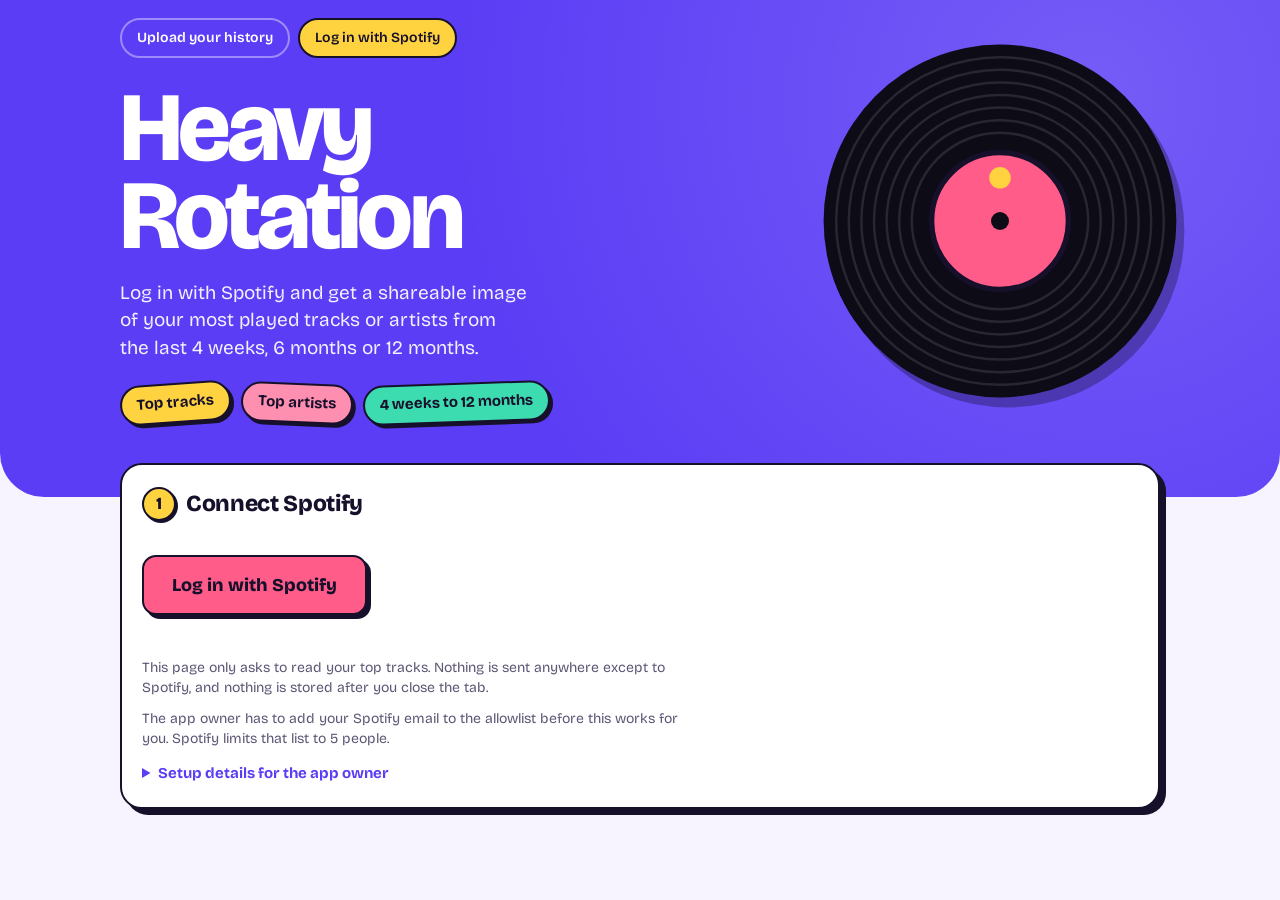
<file: api.html>
<!doctype html>
<html lang="en">
<head>
<meta charset="utf-8">
<meta name="viewport" content="width=device-width, initial-scale=1, viewport-fit=cover">
<title>Heavy Rotation: Spotify login</title>
<link rel="preconnect" href="https://fonts.googleapis.com">
<link rel="preconnect" href="https://fonts.gstatic.com" crossorigin>
<link href="https://fonts.googleapis.com/css2?family=Bricolage+Grotesque:wght@400;600;700;800&family=Fraunces:wght@400;700&family=Big+Shoulders+Display:wght@400;700&family=Fredoka:wght@400;700&family=Space+Mono:wght@400;700&family=DM+Serif+Display&family=Unbounded:wght@400;700&family=Bungee&family=Permanent+Marker&display=swap" rel="stylesheet">
<link rel="stylesheet" href="styles.css">
<script src="config.js"></script>
</head>
<body>
<header class="hero">
  <div class="hero-inner">
    <div class="hero-text">
      <nav class="nav" aria-label="Versions">
        <a href="index.html">Upload your history</a>
        <a href="api.html" aria-current="page">Log in with Spotify</a>
      </nav>
      <h1>Heavy<br>Rotation</h1>
      <p class="lede">Log in with Spotify and get a shareable image of your most played tracks or artists from the last 4 weeks, 6 months or 12 months.</p>
      <ul class="stickers" aria-label="What you can make"><li class="sticker">Top tracks</li><li class="sticker">Top artists</li><li class="sticker">4 weeks to 12 months</li></ul>
    </div>
    <div class="record-wrap" aria-hidden="true">
      <svg class="record" viewBox="0 0 200 200" aria-hidden="true">
        <circle cx="100" cy="100" r="98" fill="#0d0b16"/>
        <g fill="none" stroke="#ffffff" stroke-opacity=".11" stroke-width="1.4">
          <circle cx="100" cy="100" r="91"/><circle cx="100" cy="100" r="84"/><circle cx="100" cy="100" r="77"/>
          <circle cx="100" cy="100" r="70"/><circle cx="100" cy="100" r="63"/><circle cx="100" cy="100" r="56"/><circle cx="100" cy="100" r="49"/>
        </g>
        <circle cx="100" cy="100" r="38" fill="#ff5c8a"/>
        <circle cx="100" cy="100" r="38" fill="none" stroke="#17102b" stroke-width="3"/>
        <circle cx="100" cy="76" r="6" fill="#ffd23f"/>
        <circle cx="100" cy="100" r="5" fill="#0d0b16"/>
      </svg>
    </div>
  </div>
</header>
<main>

  <section class="block sleeve" id="login" aria-labelledby="h-login">
    <h2 id="h-login"><span class="num">1</span>Connect Spotify</h2>
    <button class="btn auto" id="loginBtn" type="button">Log in with Spotify</button>
    <p class="status" id="status" role="status" aria-live="polite"></p>
    <p class="note">This page only asks to read your top tracks. Nothing is sent anywhere except to Spotify, and nothing is stored after you close the tab.</p>
    <p class="note">The app owner has to add your Spotify email to the allowlist before this works for you. Spotify limits that list to 5 people.</p>
    <details>
      <summary>Setup details for the app owner</summary>
      <p class="note" style="margin-top:10px">Register this exact address as a Redirect URI in your Spotify developer app:</p>
      <p><code id="redir"></code></p>
    </details>
  </section>

  <div id="app" hidden>
    <section class="block" id="filters" aria-labelledby="h-range">
      <h2 id="h-range"><span class="num">2</span>Pick what to show</h2>
      <div class="chips" id="kinds" style="margin-bottom:12px"></div>
      <div class="chips" id="ranges"></div>
      <p class="summary" id="summary" style="margin-top:14px" role="status" aria-live="polite"></p>
      <p class="note">Spotify only shares a ranking here. There are no play counts or times of day, so there is no daytime filter. Use the upload version for that.</p>
      <button class="btn ghost auto" id="logout" type="button" style="margin-top:12px">Log out</button>
    </section>
  </div>
</main>

<script src="card.js"></script>
<script>
"use strict";
const $ = id => document.getElementById(id);
const REDIRECT = location.origin + location.pathname;
const RANGES = {short_term:"Last 4 weeks", medium_term:"Last 6 months", long_term:"Last 12 months"};
let range = "short_term", kind = "tracks";
$("redir").textContent = REDIRECT;

/* ---------- PKCE helpers ---------- */
const b64url = buf => btoa(String.fromCharCode(...new Uint8Array(buf))).replace(/\+/g,"-").replace(/\//g,"_").replace(/=+$/,"");
const randomString = bytes => { const a = new Uint8Array(bytes); crypto.getRandomValues(a); return b64url(a); };
function say(text, isErr){ const s = $("status"); s.className = "status" + (isErr ? " err" : ""); s.textContent = text; }

async function login(){
  if(!SPOTIFY_CLIENT_ID){ say("No Client ID yet. The app owner needs to add it to config.js (see README.md).", true); return; }
  if(!window.crypto || !crypto.subtle){ say("Spotify login needs a secure (https) page.", true); return; }
  const verifier = randomString(64), state = randomString(16);
  const challenge = b64url(await crypto.subtle.digest("SHA-256", new TextEncoder().encode(verifier)));
  localStorage.setItem("sp_verifier", verifier); localStorage.setItem("sp_state", state);
  const q = new URLSearchParams({
    response_type:"code", client_id:SPOTIFY_CLIENT_ID, scope:"user-top-read",
    redirect_uri:REDIRECT, code_challenge_method:"S256", code_challenge:challenge, state
  });
  location.href = "https://accounts.spotify.com/authorize?" + q;
}

async function finishLogin(){
  const p = new URLSearchParams(location.search);
  if(!p.has("code") && !p.has("error")) return false;
  history.replaceState({}, "", location.pathname);
  if(p.get("error")){ say("Spotify login was cancelled or refused.", true); return false; }
  const verifier = localStorage.getItem("sp_verifier"), state = localStorage.getItem("sp_state");
  localStorage.removeItem("sp_verifier"); localStorage.removeItem("sp_state");
  if(!verifier || p.get("state") !== state){ say("The login didn’t match. Please try again.", true); return false; }
  try{
    const r = await fetch("https://accounts.spotify.com/api/token", {
      method:"POST", headers:{"Content-Type":"application/x-www-form-urlencoded"},
      body:new URLSearchParams({grant_type:"authorization_code", code:p.get("code"), redirect_uri:REDIRECT, client_id:SPOTIFY_CLIENT_ID, code_verifier:verifier})
    });
    const j = await r.json();
    if(!r.ok || !j.access_token) throw new Error(j.error_description || "Token request failed");
    sessionStorage.setItem("sp_token", JSON.stringify({t:j.access_token, exp:Date.now() + (j.expires_in - 60) * 1000}));
    return true;
  }catch(e){ say("Couldn’t finish logging in: " + e.message, true); return false; }
}
function getToken(){
  try{
    const v = JSON.parse(sessionStorage.getItem("sp_token") || "null");
    if(v && v.exp > Date.now()) return v.t;
  }catch(e){}
  sessionStorage.removeItem("sp_token");
  return null;
}
function logout(){
  sessionStorage.removeItem("sp_token");
  $("app").hidden = true; $("login").hidden = false; say("You’re logged out.");
}

/* ---------- loading tracks ---------- */
async function loadTracks(){
  const token = getToken();
  if(!token){ logout(); say("Your session expired. Log in again.", true); return; }
  $("summary").textContent = "Loading…";
  try{
    const r = await fetch(`https://api.spotify.com/v1/me/top/${kind}?time_range=${range}&limit=50`, {headers:{Authorization:"Bearer " + token}});
    if(r.status === 401){ logout(); say("Your session expired. Log in again.", true); return; }
    if(r.status === 403){ $("summary").textContent = "Spotify refused the request. Ask the app owner to add your Spotify email to the app’s allowlist, then log in again."; Card.setRows([], "none", {hasSub:kind === "tracks", noun:kind}); return; }
    if(r.status === 429){ $("summary").textContent = "Spotify is limiting requests right now. Wait a minute and try again."; return; }
    if(!r.ok) throw new Error("Spotify returned " + r.status);
    const j = await r.json();
    const pick = imgs => { imgs = imgs || []; return (imgs.find(i => i.width >= 300 && i.width <= 700) || imgs[0] || {}).url || ""; };
    const rows = (j.items || []).map(t => ({
      name:t.name, artist:kind === "tracks" ? (t.artists || []).map(a => a.name).join(", ") : null,
      img:pick(kind === "tracks" ? (t.album || {}).images : t.images), n:0, ms:0
    }));
    $("summary").textContent = rows.length ? `Found ${rows.length} top ${kind}.` : `Spotify didn’t return any top ${kind} for this range yet.`;
    Card.setRows(rows, "none", {hasSub:kind === "tracks", noun:kind});
  }catch(e){
    $("summary").textContent = "Couldn’t load your tracks: " + e.message;
  }
}

function buildKinds(){
  const el = $("kinds"); el.innerHTML = "";
  for(const [id, label] of [["tracks","Top tracks"],["artists","Top artists"]]){
    const b = document.createElement("button");
    b.type = "button"; b.className = "chip"; b.textContent = label; b.dataset.id = id;
    b.setAttribute("aria-pressed", String(id === kind));
    b.onclick = () => {
      kind = id;
      [...el.children].forEach(x => x.setAttribute("aria-pressed", String(x.dataset.id === id)));
      loadTracks();
    };
    el.appendChild(b);
  }
}
function buildRanges(){
  const el = $("ranges"); el.innerHTML = "";
  for(const [id, label] of Object.entries(RANGES)){
    const b = document.createElement("button");
    b.type = "button"; b.className = "chip"; b.textContent = label; b.dataset.id = id;
    b.setAttribute("aria-pressed", String(id === range));
    b.onclick = () => {
      range = id;
      [...el.children].forEach(x => x.setAttribute("aria-pressed", String(x.dataset.id === id)));
      loadTracks();
    };
    el.appendChild(b);
  }
}

/* ---------- init ---------- */
Card.getSubtitle = () => RANGES[range];
Card.filename = () => `top-${kind}-` + range.replace("_term", "");
Card.mount($("app"));
buildKinds();
buildRanges();
$("loginBtn").onclick = login;
$("logout").onclick = logout;

(async () => {
  if(!SPOTIFY_CLIENT_ID) say("Setup needed: add your Spotify Client ID to config.js (see README.md).", true);
  await finishLogin();
  if(getToken()){
    $("login").hidden = true; $("app").hidden = false;
    loadTracks();
  }
})();
</script>
</body>
</html>
</file>
<file: styles.css>
/* Heavy Rotation: a record-shop look. Bold violet header, hard-edged "sleeve" panels, chunky buttons. */
:root{
  box-sizing:border-box;
  padding-bottom:env(safe-area-inset-bottom,0px);
  --bg:#f7f4ff; --ink:#17102b; --mute:#5d5675; --edge:#17102b; --shadow:#17102b;
  --field:#ffffff; --soft:#e9e3ff; --stage:#3ddbb0;
  --violet:#5b3df5; --pink:#ff5c8a; --sun:#ffd23f; --hero:#5b3df5;
  --on-pink:#17102b;
}
html{scroll-padding-top:env(safe-area-inset-top,0px)}
@media (prefers-color-scheme: dark){
  :root:not([data-theme="light"]){
    color-scheme:dark;
    --bg:#130e24; --ink:#f1ecff; --mute:#b3a9d4; --edge:#d9d0ff; --shadow:#5b3df5;
    --field:#1d1636; --soft:#241b45; --stage:#1f9c82; --violet:#a496ff; --pink:#ff6f9a; --hero:#3b27b8;
  }
}
:root[data-theme="dark"]{
  color-scheme:dark;
  --bg:#130e24; --ink:#f1ecff; --mute:#b3a9d4; --edge:#d9d0ff; --shadow:#5b3df5;
  --field:#1d1636; --soft:#241b45; --stage:#1f9c82; --violet:#a496ff; --pink:#ff6f9a; --hero:#3b27b8;
}
*,*::before,*::after{box-sizing:inherit}
body{margin:0;background:var(--bg);color:var(--ink);font-family:"Bricolage Grotesque",system-ui,-apple-system,"Segoe UI",sans-serif;line-height:1.45;font-size:16px}
main{max-width:1076px;margin:0 auto;padding:0 18px 72px}
p{margin:0 0 10px}
button,input,select{font:inherit;color:inherit}
a{color:var(--violet)}
:focus-visible{outline:3px solid var(--violet);outline-offset:3px}

/* ---------- header ---------- */
.hero{position:relative;background:var(--hero);color:#fff;padding:calc(env(safe-area-inset-top,0px) + 18px) 18px 74px;border-radius:0 0 44px 44px;overflow:hidden}
.hero::before{content:"";position:absolute;inset:0;background:radial-gradient(circle at 85% 20%,rgba(255,255,255,.16),transparent 55%);pointer-events:none}
.hero-inner{position:relative;max-width:1040px;margin:0 auto;display:grid;gap:18px;align-items:center}
.nav{display:flex;gap:8px;flex-wrap:wrap;margin-bottom:26px}
.nav a{color:#fff;text-decoration:none;font-size:14px;font-weight:600;padding:8px 15px;border-radius:999px;border:2px solid rgba(255,255,255,.4)}
.nav a:hover{border-color:#fff}
.nav a[aria-current="page"]{background:var(--sun);color:#17102b;border-color:#17102b}
h1{font-size:clamp(50px,11vw,98px);font-weight:800;letter-spacing:-.04em;line-height:.9;margin:0 0 18px}
.lede{max-width:34ch;font-size:19px;color:rgba(255,255,255,.92)}
.stickers{display:flex;flex-wrap:wrap;gap:10px;list-style:none;padding:0;margin:22px 0 0}
.sticker{font-weight:700;font-size:15px;padding:7px 15px;border:2px solid #17102b;border-radius:999px;color:#17102b;box-shadow:3px 3px 0 #17102b}
.sticker:nth-child(1){background:var(--sun);transform:rotate(-4deg)}
.sticker:nth-child(2){background:#ff8fb1;transform:rotate(2.5deg)}
.sticker:nth-child(3){background:#3ddbb0;transform:rotate(-2deg)}
.record-wrap{justify-self:center;width:clamp(170px,34vw,360px);filter:drop-shadow(8px 10px 0 rgba(0,0,0,.28))}
.record{display:block;width:100%;height:auto;animation:spin 16s linear infinite}
@keyframes spin{to{transform:rotate(360deg)}}
@media (min-width:820px){
  .hero-inner{grid-template-columns:1fr auto;gap:40px}
  .record-wrap{margin-right:-20px}
}
@media (prefers-reduced-motion: reduce){.record{animation:none}}

/* ---------- panels ---------- */
.block{margin-top:34px}
main>.block:first-child{position:relative;margin-top:-34px}
.sleeve,#filters,#style{background:var(--field);border:2px solid var(--edge);border-radius:22px;padding:22px 20px;box-shadow:6px 6px 0 var(--shadow)}
h2{display:flex;align-items:center;gap:10px;font-size:23px;font-weight:800;letter-spacing:-.015em;line-height:1.1;margin:0 0 16px}
.num{flex:none;display:inline-grid;place-items:center;width:34px;height:34px;border-radius:50%;background:var(--sun);color:#17102b;border:2px solid var(--edge);font-size:17px;box-shadow:2px 2px 0 var(--shadow)}
.grp{font-size:16px;font-weight:800;margin:26px 0 12px;padding-top:16px;border-top:2px dotted var(--edge)}
#style .grp:first-of-type{border-top:0;padding-top:0;margin-top:4px}
.note{font-size:14px;color:var(--mute);max-width:62ch}
.status{min-height:1.4em;margin-top:12px;font-size:15px}
.status.err{color:#c0262d}
@media (prefers-color-scheme: dark){:root:not([data-theme="light"]) .status.err{color:#ff8e93}}
:root[data-theme="dark"] .status.err{color:#ff8e93}
.linkbtn{background:none;border:0;padding:0;color:var(--violet);text-decoration:underline;text-underline-offset:3px;cursor:pointer;font-size:15px;font-weight:600}
details{margin-top:14px;font-size:15px}
summary{cursor:pointer;color:var(--violet);font-weight:700}
details ol{margin:10px 0 0;padding-left:20px;color:var(--mute)}
details li{margin-bottom:5px}
details a{color:var(--violet)}

/* ---------- upload box ---------- */
.drop{display:grid;gap:6px;place-items:center;text-align:center;padding:26px 18px;border:3px dashed var(--edge);border-radius:20px;cursor:pointer;background:var(--soft);position:relative;transition:transform .15s,background .15s}
.drop svg{width:58px;height:58px;margin-bottom:2px}
.drop strong{font-size:clamp(17px,5vw,21px);font-weight:800}
.drop span{color:var(--mute);font-size:14px}
.drop:hover,.drop.over{background:var(--sun);color:#17102b;transform:rotate(-.6deg)}
.drop:hover span,.drop.over span{color:#4a3d12}
.drop:focus-within{outline:3px solid var(--violet);outline-offset:3px}
.drop input{position:absolute;inset:0;opacity:0;cursor:pointer;width:100%;height:100%}

/* ---------- app layout ---------- */
#app{display:grid;grid-template-columns:minmax(0,1fr);gap:0;grid-template-areas:"filters" "preview" "style"}
#app[hidden]{display:none}
#filters{grid-area:filters}
#preview{grid-area:preview}
#style{grid-area:style}
@media (min-width:900px){
  #app{grid-template-columns:390px minmax(0,1fr);gap:0 44px;grid-template-areas:"filters preview" "style preview";align-items:start}
  #preview{position:sticky;top:16px}
}

/* ---------- controls ---------- */
.field{display:grid;gap:6px;margin-bottom:16px}
.field>label,.field>.lab{font-size:14px;font-weight:600;color:var(--mute)}
.row2{display:grid;grid-template-columns:1fr 1fr;gap:12px}
input[type=text],select{width:100%;border:2px solid var(--edge);background:var(--field);border-radius:12px;padding:10px 12px;min-height:46px}
input[type=color]{width:100%;height:46px;border:2px solid var(--edge);background:var(--field);border-radius:12px;padding:4px;cursor:pointer}
.chips{display:flex;flex-wrap:wrap;gap:8px}
.chip{border:2px solid var(--edge);background:var(--field);padding:8px 14px;border-radius:999px;cursor:pointer;font-size:14px;font-weight:600;min-height:42px;transition:transform .1s,box-shadow .1s}
.chip:hover{transform:translate(-1px,-1px);box-shadow:2px 2px 0 var(--shadow)}
.chip[aria-pressed="true"]{background:var(--sun);color:#17102b;box-shadow:2px 2px 0 var(--shadow)}
.checks{display:flex;flex-wrap:wrap;gap:8px 20px}
.checks label{display:flex;gap:8px;align-items:center;font-size:15px;min-height:32px;cursor:pointer}
.checks input{width:19px;height:19px;accent-color:var(--violet)}
.swatches{display:flex;flex-wrap:wrap;gap:10px}
.sw{width:56px;height:56px;border-radius:16px;border:2px solid var(--edge);cursor:pointer;display:grid;place-items:center;font-weight:800;font-size:18px;padding:0;transition:transform .12s}
.sw:hover{transform:translateY(-2px)}
.sw[aria-pressed="true"]{transform:scale(1.1) rotate(-4deg);box-shadow:3px 3px 0 var(--shadow)}
.summary{font-size:15px;color:var(--mute);margin:-4px 0 6px}

/* ---------- preview ---------- */
.stage{background:var(--stage);background-image:radial-gradient(rgba(23,16,43,.2) 1.6px,transparent 1.8px);background-size:18px 18px;border:2px solid var(--edge);border-radius:22px;padding:20px;display:grid;place-items:center;box-shadow:6px 6px 0 var(--shadow)}
#card{display:block;width:100%;height:auto;border-radius:6px;box-shadow:0 14px 30px rgba(0,0,0,.3)}
.btn{width:100%;margin-top:18px;background:var(--pink);color:var(--on-pink);border:2px solid var(--edge);border-radius:14px;padding:15px 18px;font-weight:800;font-size:18px;cursor:pointer;min-height:54px;box-shadow:4px 4px 0 var(--shadow);transition:transform .08s,box-shadow .08s}
.btn:hover{transform:translate(-1px,-1px);box-shadow:5px 5px 0 var(--shadow)}
.btn:active{transform:translate(4px,4px);box-shadow:0 0 0 var(--shadow)}
.btn.auto{width:auto;padding-left:28px;padding-right:28px}
.btn.ghost{background:var(--field);color:var(--ink)}
.hint{font-size:14px;color:var(--mute);margin-top:10px}
.panel{background:var(--field);border:2px solid var(--edge);border-radius:14px;padding:16px 18px}
code{font-family:ui-monospace,SFMono-Regular,Menlo,monospace;font-size:13px;background:var(--soft);padding:2px 6px;border-radius:6px;word-break:break-all}
.sr{position:absolute;width:1px;height:1px;overflow:hidden;clip:rect(0 0 0 0)}

input[type=range]{width:100%;height:34px;accent-color:var(--violet);cursor:pointer}
output{font-weight:800;color:var(--ink)}
</file>
